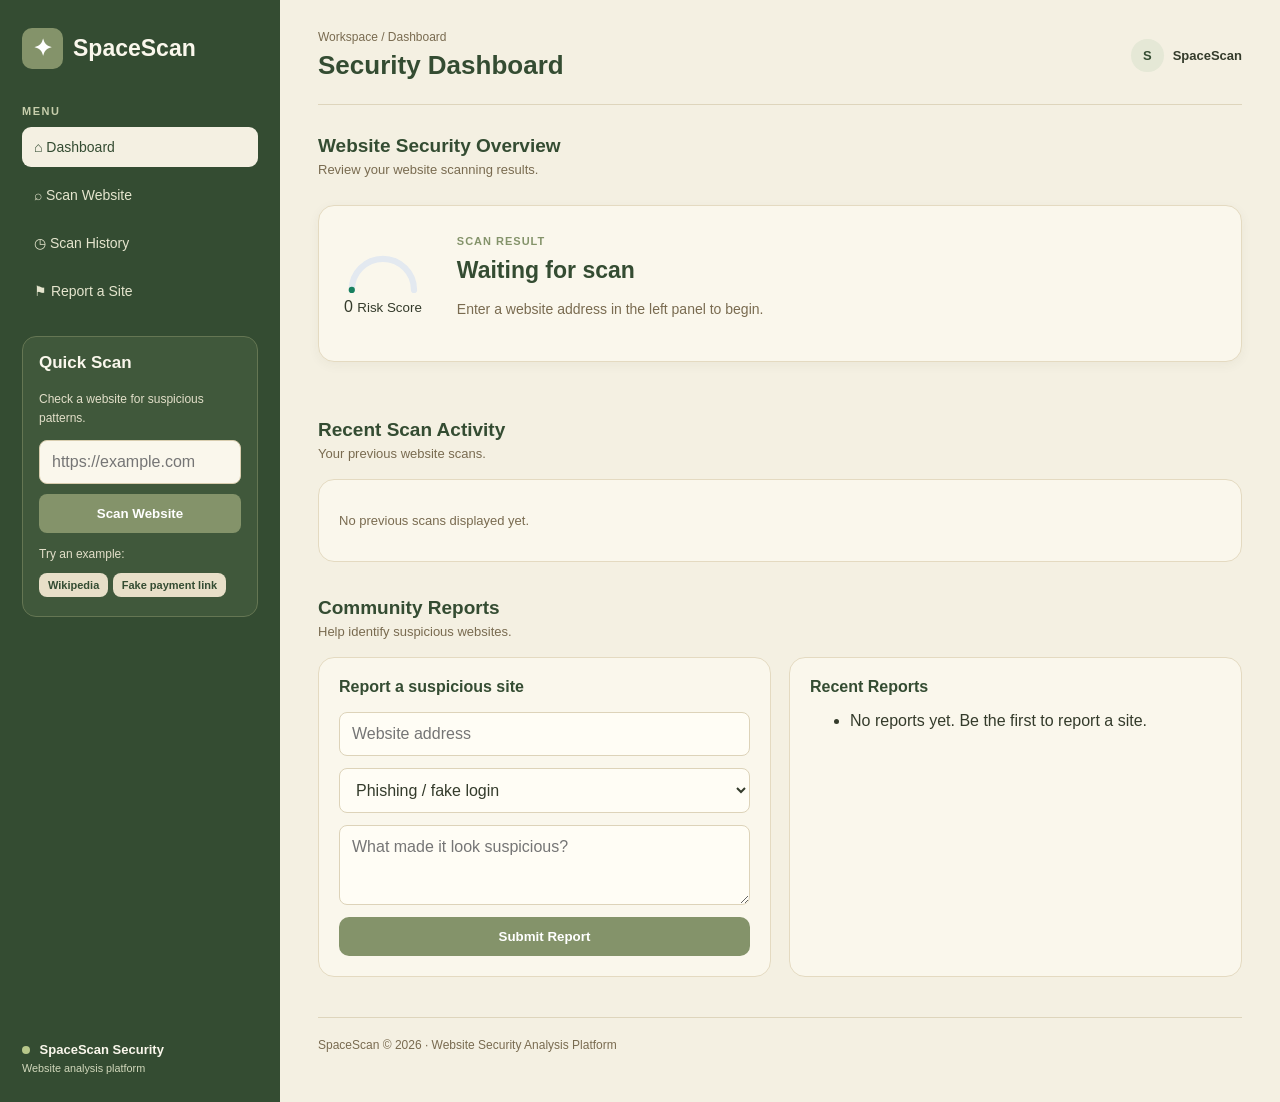
<file: index.HTML>
<!DOCTYPE html>
<html lang="en">
<head>
  <meta charset="utf-8">
  <meta name="viewport" content="width=device-width, initial-scale=1">
  
  <title>SpaceScan – Website Security Scanner</title>

  <link rel="stylesheet" href="https://fonts.googleapis.com/css2?family=IBM+Plex+Sans:wght@400;500;600;700&display=swap">
  <link rel="stylesheet" href="style.css">
</head>

<body>

<div class="app-layout">

  <!-- LEFT SIDEBAR -->
  <aside class="sidebar">

    <div class="logo">
      <span class="logo-icon">✦</span>
      SpaceScan
    </div>

    <p class="side-label">MENU</p>

    <nav class="sidebar-nav">
      <a href="#dashboard" class="active">⌂ Dashboard</a>
      <a href="#scan">⌕ Scan Website</a>
      <a href="#history">◷ Scan History</a>
      <a href="#report">⚑ Report a Site</a>
    </nav>

    <div class="sidebar-scan" id="scan">
  <h3>Quick Scan</h3>
  <p>Check a website for suspicious patterns.</p>

  <form class="scan" id="scanForm">
    <input
      type="text"
      id="url"
      aria-label="Website address"
      placeholder="https://example.com"
      autocomplete="off"
      required
    >
    <button type="submit" id="scanBtn">
      Scan Website
    </button>
  </form>

  <p class="hint">Try an example:</p>

  <button type="button" class="example-btn"
    data-url="https://www.wikipedia.org">
    Wikipedia
  </button>

  <button type="button" class="example-btn"
    data-url="http://secure-login-paytm.verify-account.xyz/update">
    Fake payment link
  </button>

  <div id="status" role="status" aria-live="polite"></div>
</div>

    <div class="sidebar-footer">
      <span class="online-dot"></span>
      SpaceScan Security
      <small>Website analysis platform</small>
    </div>

  </aside>


  <!-- RIGHT MAIN CONTENT -->
  <main class="main-content" id="dashboard">

    <header class="topbar">
      <div>
        <p class="breadcrumb">Workspace / Dashboard</p>
        <h1>Security Dashboard</h1>
      </div>

      <div class="profile">
        <span class="profile-icon">S</span>
        <span>SpaceScan</span>
      </div>
    </header>


    <!-- SCAN RESULTS -->
    <section class="dashboard-section">

      <div class="section-heading">
        <div>
          <h2>Website Security Overview</h2>
          <p>Review your website scanning results.</p>
        </div>
      </div>

      <div id="result">

        <!-- RISK SUMMARY -->
        <div class="summary">

          <div class="gauge">
            <svg viewBox="0 0 200 110" aria-hidden="true">

              <path
                d="M20 100 A80 80 0 0 1 180 100"
                fill="none"
                stroke="#E3E9F0"
                stroke-width="16"
                stroke-linecap="round"
                pathLength="100"
              />

              <path
                id="arc"
                class="arc"
                d="M20 100 A80 80 0 0 1 180 100"
                fill="none"
                stroke="#17805F"
                stroke-width="16"
                stroke-linecap="round"
                pathLength="100"
                stroke-dasharray="0 100"
              />

            </svg>

            <div class="num">
              <span id="score">0</span>
              <small>Risk Score</small>
            </div>
          </div>

          <div class="verdict">
            <span class="result-label">SCAN RESULT</span>
            <h2 id="verdict">Waiting for scan</h2>
            <p id="verdictText">
              Enter a website address in the left panel to begin.
            </p>
          </div>

        </div>

        <!-- SECURITY ANALYSIS CARDS -->
        <div class="cards" id="cards"></div>

      </div>
    </section>


    <!-- RECENT ACTIVITY -->
    <section class="history-section" id="history">

      <div class="section-heading">
        <div>
          <h2>Recent Scan Activity</h2>
          <p>Your previous website scans.</p>
        </div>
      </div>

      <div id="scanHistory" class="history-panel">
        <p>No previous scans displayed yet.</p>
      </div>

    </section>


    <!-- REPORT SECTION -->
    <section class="report" id="report">

      <div class="section-heading">
        <div>
          <h2>Community Reports</h2>
          <p>Help identify suspicious websites.</p>
        </div>
      </div>

      <div class="cols">

        <div class="panel">

          <h3>Report a suspicious site</h3>

          <form id="reportForm">

            <input
              type="text"
              id="rUrl"
              aria-label="Suspicious website address"
              placeholder="Website address"
              required
            >

            <select id="rType" aria-label="Type of threat">
              <option>Phishing / fake login</option>
              <option>Fake payment link</option>
              <option>Fake job or recruitment page</option>
              <option>Impersonates an organisation</option>
              <option>Other</option>
            </select>

            <textarea
              id="rNote"
              rows="3"
              aria-label="What happened?"
              placeholder="What made it look suspicious?"
            ></textarea>

            <button type="submit">Submit Report</button>

          </form>
        </div>

        <div class="panel">

          <h3>Recent Reports</h3>
          <ul id="reports"></ul>

        </div>
      </div>
    </section>

    <footer>
      SpaceScan © 2026 · Website Security Analysis Platform
    </footer>

  </main>

</div>

<script src="script.js" defer></script>

</body>
</html>
</file>
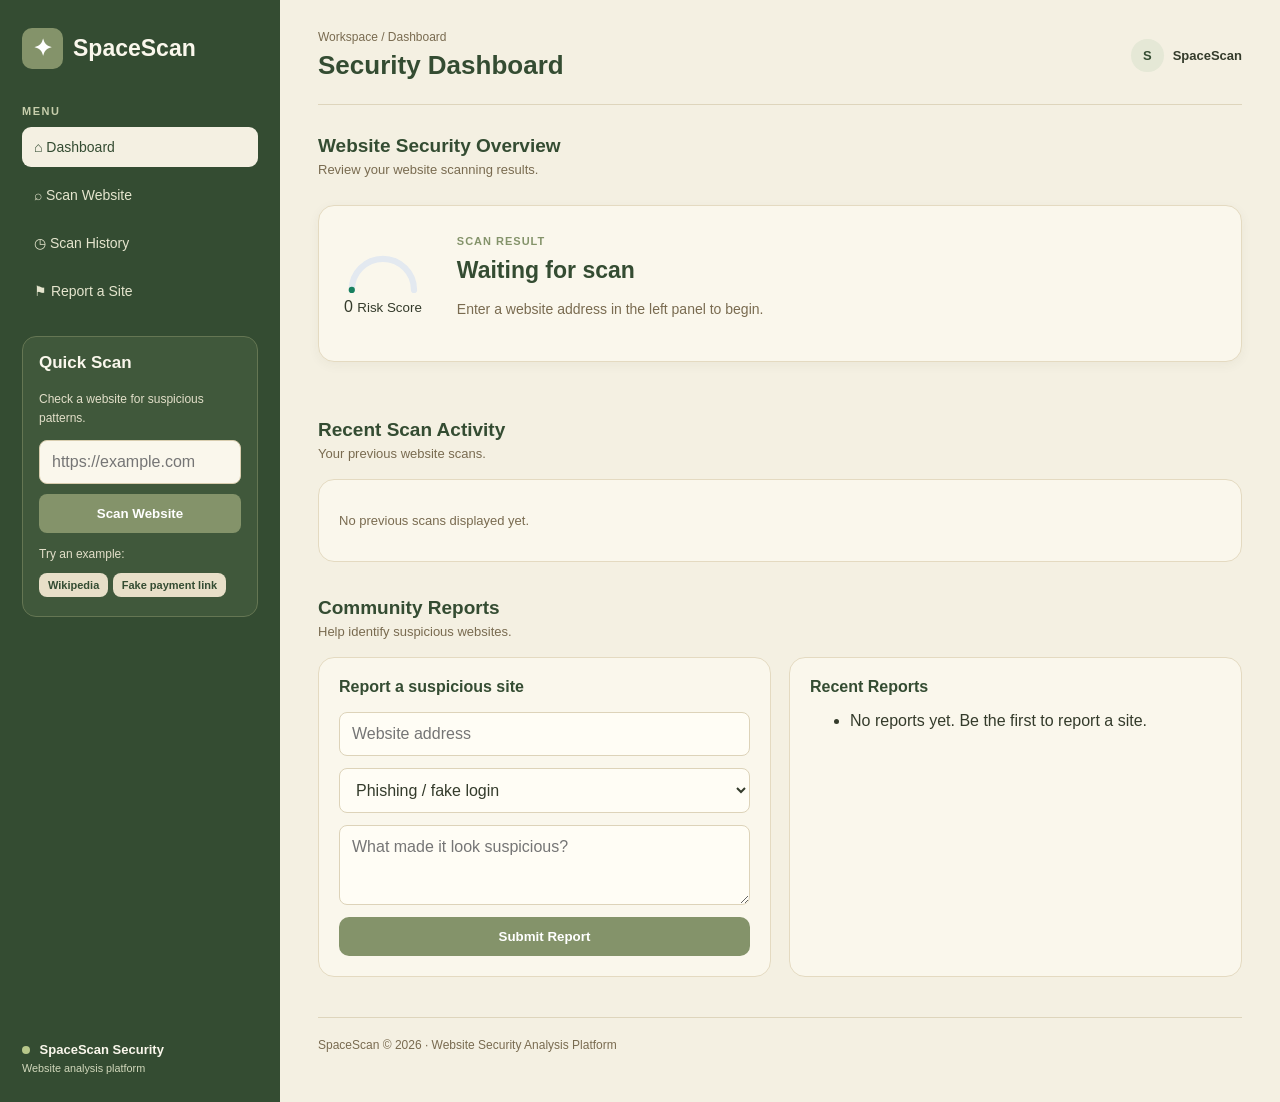
<file: index.html>
<!DOCTYPE html>
<html lang="en">
<head>
  <meta charset="utf-8">
  <meta name="viewport" content="width=device-width, initial-scale=1">
  

  <title>SpaceScan – Website Security Scanner</title>

  <link rel="stylesheet" href="https://fonts.googleapis.com/css2?family=IBM+Plex+Sans:wght@400;500;600;700&display=swap">
  <link rel="stylesheet" href="style.css">
</head>

<body>

<div class="app-layout">

  <!-- LEFT SIDEBAR -->
  <aside class="sidebar">

    <div class="logo">
      <span class="logo-icon">✦</span>
      SpaceScan
    </div>

    <p class="side-label">MENU</p>

    <nav class="sidebar-nav">
      <a href="#dashboard" class="active">⌂ Dashboard</a>
      <a href="#scan">⌕ Scan Website</a>
      <a href="#history">◷ Scan History</a>
      <a href="#report">⚑ Report a Site</a>
    </nav>

    <div class="sidebar-scan" id="scan">
      <h3>Quick Scan</h3>
      <p>Check a website for suspicious patterns.</p>

      <form class="scan" id="scanForm">
        <input
          type="text"
          id="url"
          aria-label="Website address"
          placeholder="https://example.com"
          autocomplete="off"
          required
        >

        <button type="submit" id="scanBtn">
          Scan Website
        </button>
      </form>

      <p class="hint">Try an example:</p>

      <button type="button" class="example-btn"
        data-url="https://www.wikipedia.org">
        Wikipedia
      </button>

      <button type="button" class="example-btn"
        data-url="http://secure-login-paytm.verify-account.xyz/update">
        Fake payment link
      </button>

      <div id="status" role="status" aria-live="polite"></div>
    </div>

    <div class="sidebar-footer">
      <span class="online-dot"></span>
      SpaceScan Security
      <small>Website analysis platform</small>
    </div>

  </aside>


  <!-- RIGHT MAIN CONTENT -->
  <main class="main-content" id="dashboard">

    <header class="topbar">
      <div>
        <p class="breadcrumb">Workspace / Dashboard</p>
        <h1>Security Dashboard</h1>
      </div>

      <div class="profile">
        <span class="profile-icon">S</span>
        <span>SpaceScan</span>
      </div>
    </header>


    <!-- SCAN RESULTS -->
    <section class="dashboard-section">

      <div class="section-heading">
        <div>
          <h2>Website Security Overview</h2>
          <p>Review your website scanning results.</p>
        </div>
      </div>

      <div id="result">

        <!-- RISK SUMMARY -->
        <div class="summary">

          <div class="gauge">
            <svg viewBox="0 0 200 110" aria-hidden="true">

              <path
                d="M20 100 A80 80 0 0 1 180 100"
                fill="none"
                stroke="#E3E9F0"
                stroke-width="16"
                stroke-linecap="round"
                pathLength="100"
              />

              <path
                id="arc"
                class="arc"
                d="M20 100 A80 80 0 0 1 180 100"
                fill="none"
                stroke="#17805F"
                stroke-width="16"
                stroke-linecap="round"
                pathLength="100"
                stroke-dasharray="0 100"
              />

            </svg>

            <div class="num">
              <span id="score">0</span>
              <small>Risk Score</small>
            </div>
          </div>

          <div class="verdict">
            <span class="result-label">SCAN RESULT</span>
            <h2 id="verdict">Waiting for scan</h2>
            <p id="verdictText">
              Enter a website address in the left panel to begin.
            </p>
          </div>

        </div>


        <!-- SECURITY ANALYSIS CARDS -->
        <div class="cards" id="cards"></div>

      </div>
    </section>


    <!-- RECENT ACTIVITY -->
    <section class="history-section" id="history">

      <div class="section-heading">
        <div>
          <h2>Recent Scan Activity</h2>
          <p>Your previous website scans.</p>
        </div>
      </div>

      <div id="scanHistory" class="history-panel">
        <p>No previous scans displayed yet.</p>
      </div>

    </section>


    <!-- REPORT SECTION -->
    <section class="report" id="report">

      <div class="section-heading">
        <div>
          <h2>Community Reports</h2>
          <p>Help identify suspicious websites.</p>
        </div>
      </div>

      <div class="cols">

        <div class="panel">

          <h3>Report a suspicious site</h3>

          <form id="reportForm">

            <input
              type="text"
              id="rUrl"
              aria-label="Suspicious website address"
              placeholder="Website address"
              required
            >

            <select id="rType" aria-label="Type of threat">
              <option>Phishing / fake login</option>
              <option>Fake payment link</option>
              <option>Fake job or recruitment page</option>
              <option>Impersonates an organisation</option>
              <option>Other</option>
            </select>

            <textarea
              id="rNote"
              rows="3"
              aria-label="What happened?"
              placeholder="What made it look suspicious?"
            ></textarea>

            <button type="submit">Submit Report</button>

          </form>
        </div>

        <div class="panel">

          <h3>Recent Reports</h3>
          <ul id="reports"></ul>

        </div>

      </div>
    </section>


    <footer>
      SpaceScan © 2026 · Website Security Analysis Platform
    </footer>

  </main>

</div>

<script src="script.js" defer></script>

</body>
</html>
</file>
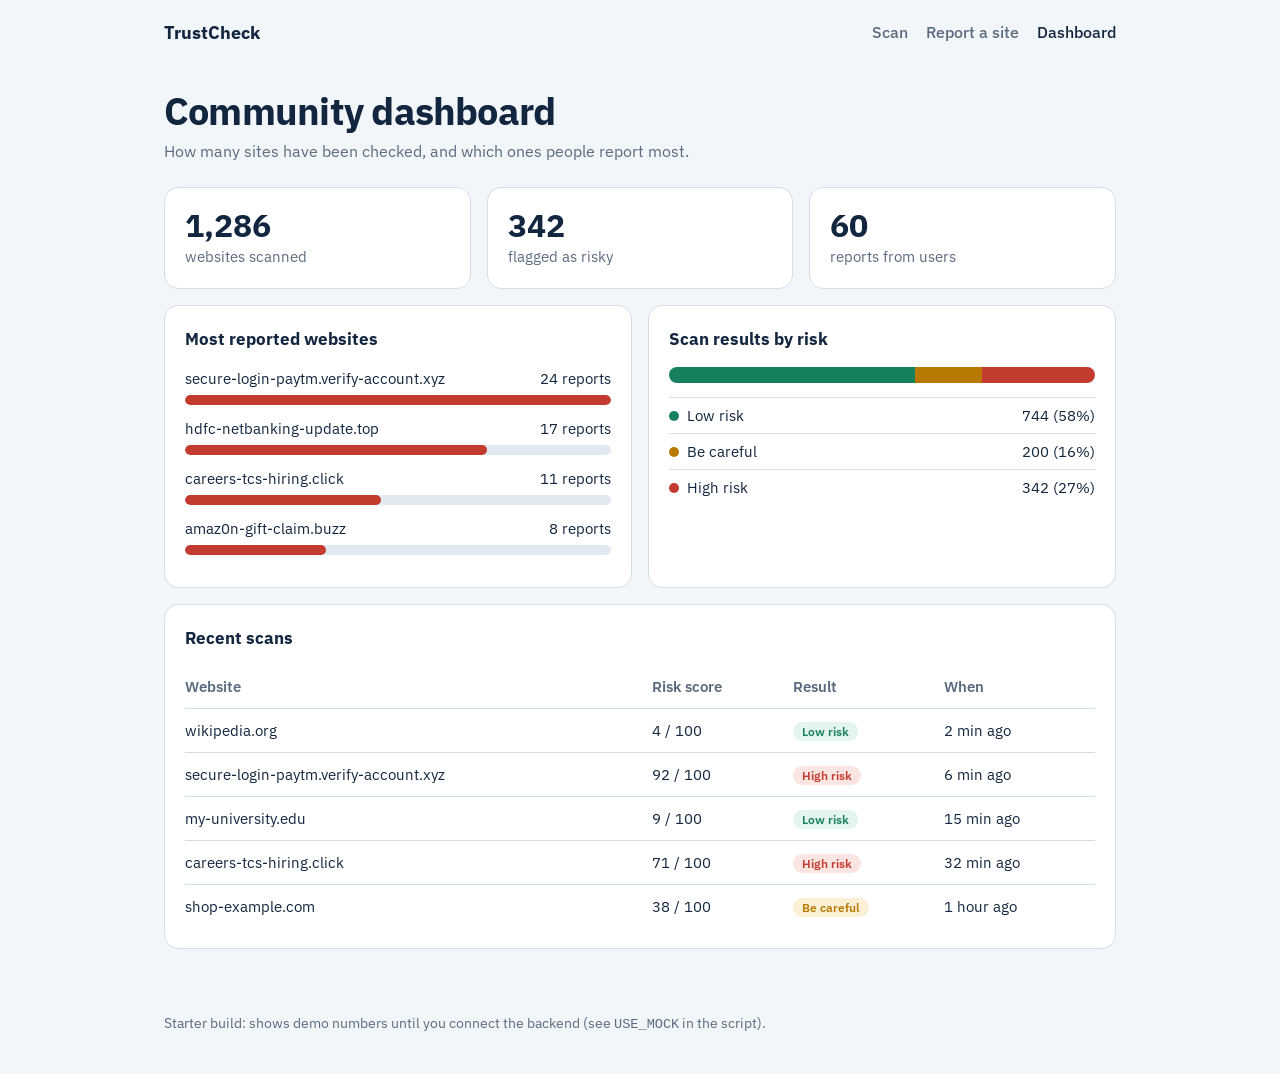
<file: dashboard.html>
<!DOCTYPE html>
<html lang="en">
<head>
<meta charset="utf-8">
<meta name="viewport" content="width=device-width, initial-scale=1">
<title>TrustCheck – dashboard</title>
<link rel="stylesheet" href="https://fonts.googleapis.com/css2?family=IBM+Plex+Sans:wght@400;500;600;700&display=swap">
<style>
:root{
  --bg:#F3F6F9; --card:#FFFFFF; --ink:#12263F; --muted:#5B6B7F; --line:#D5DDE6;
  --brand:#1F5FBF; --safe:#17805F; --warn:#B87900; --bad:#C23B2E;
  --safe-bg:#E4F4EE; --warn-bg:#FBF0D6; --bad-bg:#FBE5E2;
}
*{box-sizing:border-box}
body{margin:0;background:var(--bg);color:var(--ink);font-family:"IBM Plex Sans",system-ui,-apple-system,"Segoe UI",sans-serif;line-height:1.55}
:focus-visible{outline:3px solid var(--brand);outline-offset:2px}
header{display:flex;justify-content:space-between;align-items:center;padding:18px 24px;max-width:1000px;margin:0 auto}
.logo{font-weight:700;font-size:1.15rem}
nav a{margin-left:18px;text-decoration:none;color:var(--muted);font-weight:500}
nav a:hover,nav a[aria-current]{color:var(--ink)}
main{max-width:1000px;margin:0 auto;padding:0 24px 64px}
h1{font-size:clamp(1.7rem,4.5vw,2.4rem);line-height:1.15;margin:24px 0 6px;letter-spacing:-.02em}
.lead{color:var(--muted);margin:0 0 24px}
.stats{display:grid;grid-template-columns:repeat(auto-fit,minmax(200px,1fr));gap:16px}
.panel{background:var(--card);border:1px solid var(--line);border-radius:14px;padding:20px}
.stat b{display:block;font-size:2rem;line-height:1.1}
.stat span{color:var(--muted);font-size:.92rem}
.cols{display:grid;grid-template-columns:repeat(auto-fit,minmax(320px,1fr));gap:16px;margin-top:16px}
h2{font-size:1.05rem;margin:0 0 14px}
.bar-row{margin-bottom:12px}
.bar-row .top{display:flex;justify-content:space-between;gap:12px;font-size:.93rem}
.bar-row .top span:first-child{overflow-wrap:anywhere}
.track{height:10px;background:#E3E9F0;border-radius:99px;margin-top:5px;overflow:hidden}
.fill{height:100%;background:var(--bad);border-radius:99px}
.split{display:flex;height:16px;border-radius:99px;overflow:hidden;margin-bottom:14px}
.split i{display:block;height:100%}
.legend{list-style:none;margin:0;padding:0;font-size:.93rem}
.legend li{display:flex;justify-content:space-between;padding:6px 0;border-top:1px solid var(--line)}
.dot{display:inline-block;width:10px;height:10px;border-radius:50%;margin-right:8px}
.table-wrap{overflow-x:auto}
table{width:100%;border-collapse:collapse;font-size:.93rem}
th,td{text-align:left;padding:10px 12px 10px 0;border-top:1px solid var(--line);white-space:nowrap}
th{font-weight:600;color:var(--muted);border-top:0}
td:first-child{white-space:normal;overflow-wrap:anywhere}
.badge{font-size:.75rem;font-weight:600;padding:2px 9px;border-radius:99px}
.pass{background:var(--safe-bg);color:var(--safe)}
.warn{background:var(--warn-bg);color:var(--warn)}
.fail{background:var(--bad-bg);color:var(--bad)}
.empty{color:var(--muted)}
footer{max-width:1000px;margin:0 auto;padding:0 24px 40px;color:var(--muted);font-size:.85rem}
@media (prefers-reduced-motion:no-preference){.fill{transition:width .8s ease-out}}
</style>
</head>
<body>
<header>
  <div class="logo">TrustCheck</div>
  <nav><a href="index.html">Scan</a><a href="index.html#report">Report a site</a><a href="dashboard.html" aria-current="page">Dashboard</a></nav>
</header>

<main>
  <h1>Community dashboard</h1>
  <p class="lead">How many sites have been checked, and which ones people report most.</p>

  <div class="stats">
    <div class="panel stat"><b id="sTotal">–</b><span>websites scanned</span></div>
    <div class="panel stat"><b id="sFlagged">–</b><span>flagged as risky</span></div>
    <div class="panel stat"><b id="sReports">–</b><span>reports from users</span></div>
  </div>

  <div class="cols">
    <div class="panel">
      <h2>Most reported websites</h2>
      <div id="top"></div>
    </div>
    <div class="panel">
      <h2>Scan results by risk</h2>
      <div class="split" id="split" aria-hidden="true"></div>
      <ul class="legend" id="legend"></ul>
    </div>
  </div>

  <div class="panel" style="margin-top:16px">
    <h2>Recent scans</h2>
    <div class="table-wrap">
      <table>
        <thead><tr><th>Website</th><th>Risk score</th><th>Result</th><th>When</th></tr></thead>
        <tbody id="recent"></tbody>
      </table>
    </div>
  </div>
</main>

<footer>Starter build: shows demo numbers until you connect the backend (see <code>USE_MOCK</code> in the script).</footer>

<script>
// Set USE_MOCK = false once your backend exposes GET /stats.
// Expected response:
// { totalScans, flagged, reports, levels:{low,mid,high},
//   topDomains:[{host,count}], recent:[{host,score,when}] }
const USE_MOCK = true;
const API_URL = "/stats";

const $ = id => document.getElementById(id);
const esc = s => String(s).replace(/[&<>"']/g, c => ({"&":"&amp;","<":"&lt;",">":"&gt;",'"':"&quot;","'":"&#39;"}[c]));

function mockStats(){
  // Add the reports users submitted on the scan page in this browser.
  let mine = [];
  try { mine = JSON.parse(localStorage.getItem("tc-reports") || "[]"); } catch (e) {}
  const top = {
    "secure-login-paytm.verify-account.xyz": 24,
    "hdfc-netbanking-update.top": 17,
    "careers-tcs-hiring.click": 11,
    "amaz0n-gift-claim.buzz": 8
  };
  mine.forEach(r => { top[r.host] = (top[r.host] || 0) + 1; });
  const topDomains = Object.entries(top).map(([host, count]) => ({host, count})).sort((a, b) => b.count - a.count).slice(0, 5);
  return {
    totalScans: 1286, flagged: 342, reports: 60 + mine.length,
    levels: {low: 744, mid: 200, high: 342},
    topDomains,
    recent: [
      {host:"wikipedia.org", score:4, when:"2 min ago"},
      {host:"secure-login-paytm.verify-account.xyz", score:92, when:"6 min ago"},
      {host:"my-university.edu", score:9, when:"15 min ago"},
      {host:"careers-tcs-hiring.click", score:71, when:"32 min ago"},
      {host:"shop-example.com", score:38, when:"1 hour ago"}
    ]
  };
}

async function getStats(){
  if (USE_MOCK) return mockStats();
  const res = await fetch(API_URL);
  if (!res.ok) throw new Error("The stats service returned an error (" + res.status + ").");
  return res.json();
}

function level(score){
  return score < 30 ? ["pass","Low risk"] : score < 60 ? ["warn","Be careful"] : ["fail","High risk"];
}

function render(d){
  $("sTotal").textContent = d.totalScans.toLocaleString();
  $("sFlagged").textContent = d.flagged.toLocaleString();
  $("sReports").textContent = d.reports.toLocaleString();

  const max = Math.max(1, ...d.topDomains.map(x => x.count));
  $("top").innerHTML = d.topDomains.length ? d.topDomains.map(x => `
    <div class="bar-row">
      <div class="top"><span>${esc(x.host)}</span><span>${x.count} reports</span></div>
      <div class="track"><div class="fill" style="width:0" data-w="${Math.round(x.count / max * 100)}"></div></div>
    </div>`).join("") : '<p class="empty">No reports yet.</p>';
  requestAnimationFrame(() => requestAnimationFrame(() =>
    document.querySelectorAll(".fill").forEach(f => f.style.width = f.dataset.w + "%")));

  const L = d.levels, total = Math.max(1, L.low + L.mid + L.high);
  const rows = [["Low risk","var(--safe)",L.low],["Be careful","var(--warn)",L.mid],["High risk","var(--bad)",L.high]];
  $("split").innerHTML = rows.map(r => `<i style="width:${r[2] / total * 100}%;background:${r[1]}"></i>`).join("");
  $("legend").innerHTML = rows.map(r =>
    `<li><span><span class="dot" style="background:${r[1]}"></span>${r[0]}</span><span>${r[2].toLocaleString()} (${Math.round(r[2] / total * 100)}%)</span></li>`).join("");

  $("recent").innerHTML = d.recent.map(x => {
    const [cls, name] = level(x.score);
    return `<tr><td>${esc(x.host)}</td><td>${x.score} / 100</td><td><span class="badge ${cls}">${name}</span></td><td>${esc(x.when)}</td></tr>`;
  }).join("");
}

getStats().then(render).catch(err => {
  $("top").innerHTML = '<p class="empty">Couldn’t load the numbers: ' + esc(err.message) + ' Refresh the page to try again.</p>';
});
</script>
</body>
</html>
</file>
<file: style.css>
/* =================================
   SPACESCAN TWO-COLUMN DASHBOARD
================================= */

:root {
  --bg: #F3F9FF;
  --card: #FFFFFF;
  --ink: #10212E;
  --muted: #4C7FA6;
  --line: #DCEDFB;
  --brand: #4C7FA6;
  --safe: #17805F;
  --warn: #B87900;
  --bad: #C23B2E;
  --safe-bg: #E4F4EE;
  --warn-bg: #FBF0D6;
  --bad-bg: #FBE5E2;
}

* {
  box-sizing: border-box;
}

body {
  margin: 0;
  background: var(--bg);
  color: var(--ink);
  font-family: "IBM Plex Sans", sans-serif;
}

.app-layout {
  display: grid;
  grid-template-columns: 280px minmax(0, 1fr);
  min-height: 100vh;
}

/* SIDEBAR */

.sidebar {
  background: #FFFFFF;
  border-right: 1px solid var(--line);
  padding: 28px 22px;
  display: flex;
  flex-direction: column;
  gap: 25px;
}

.logo {
  font-size: 23px;
  font-weight: 700;
  color: var(--ink);
  display: flex;
  align-items: center;
  gap: 10px;
}

.logo-icon {
  background: var(--brand);
  color: white;
  border-radius: 10px;
  padding: 7px 11px;
}

.side-label {
  color: var(--muted);
  font-size: 11px;
  font-weight: 700;
  letter-spacing: 1.5px;
  margin-bottom: -15px;
}

.sidebar-nav {
  display: grid;
  gap: 8px;
}

.sidebar-nav a {
  text-decoration: none;
  color: var(--muted);
  padding: 12px;
  border-radius: 9px;
  font-size: 14px;
  font-weight: 500;
}

.sidebar-nav a:hover,
.sidebar-nav a.active {
  background: var(--brand-light, #DCEDFB);
  color: #245B8A;
}

.sidebar-scan {
  background: #F3F9FF;
  border: 1px solid var(--line);
  border-radius: 14px;
  padding: 16px;
}

.sidebar-scan h3 {
  margin-top: 0;
  font-size: 17px;
}

.sidebar-scan p {
  color: var(--muted);
  font-size: 12px;
  line-height: 1.6;
}

.sidebar-scan form {
  display: grid;
  gap: 10px;
}

.sidebar-scan input,
.panel input,
.panel select,
.panel textarea {
  width: 100%;
  min-width: 0;
  padding: 12px;
  border: 1px solid var(--line);
  border-radius: 8px;
  background: white;
  font: inherit;
}

.sidebar-scan button,
.panel button {
  background: var(--brand);
  color: white;
  border: none;
  border-radius: 8px;
  padding: 12px;
  cursor: pointer;
  font-weight: 600;
}

.sidebar-scan button:hover,
.panel button:hover {
  background: #3A6688;
}

.sidebar-scan .hint {
  margin-bottom: 5px;
}

.example-btn {
  margin: 3px 0;
  font-size: 11px;
  padding: 6px 9px !important;
  background: #DCEDFB !important;
  color: #245B8A !important;
}

#status {
  font-size: 12px;
  overflow-wrap: anywhere;
}

.sidebar-footer {
  margin-top: auto;
  font-size: 13px;
  font-weight: 600;
  color: var(--ink);
}

.sidebar-footer small {
  display: block;
  margin-top: 5px;
  color: var(--muted);
  font-weight: 400;
}

.online-dot {
  display: inline-block;
  width: 8px;
  height: 8px;
  border-radius: 50%;
  background: #17805F;
  margin-right: 6px;
}

/* MAIN CONTENT */

.main-content {
  min-width: 0;
  padding: 30px 38px;
}

.topbar {
  display: flex;
  justify-content: space-between;
  align-items: center;
  gap: 15px;
  border-bottom: 1px solid var(--line);
  padding-bottom: 23px;
  margin-bottom: 30px;
}

.breadcrumb {
  color: var(--muted);
  font-size: 12px;
  margin: 0 0 6px;
}

.topbar h1 {
  font-size: 26px;
  margin: 0;
}

.profile {
  display: flex;
  align-items: center;
  gap: 9px;
  font-size: 13px;
  font-weight: 600;
}

.profile-icon {
  background: #DCEDFB;
  color: #245B8A;
  padding: 9px 12px;
  border-radius: 50%;
}

.section-heading {
  display: flex;
  justify-content: space-between;
  align-items: center;
  margin-bottom: 18px;
}

.section-heading h2 {
  font-size: 19px;
  margin: 0 0 5px;
}

.section-heading p {
  color: var(--muted);
  font-size: 13px;
  margin: 0;
}

/* RESULT AREA */

#result {
  display: block;
}

.summary {
  display: flex;
  align-items: center;
  gap: 35px;
  background: white;
  border: 1px solid var(--line);
  border-radius: 15px;
  padding: 25px;
  margin-bottom: 22px;
}

.gauge {
  flex-shrink: 0;
}

.verdict {
  min-width: 0;
}

.verdict h2 {
  margin: 8px 0;
  font-size: 23px;
}

.verdict p {
  color: var(--muted);
  font-size: 14px;
  line-height: 1.7;
  overflow-wrap: anywhere;
}

.result-label {
  color: var(--brand);
  font-size: 11px;
  font-weight: 700;
  letter-spacing: 1px;
}

/* ANALYSIS CARDS */

.cards {
  display: grid;
  grid-template-columns: repeat(2, minmax(0, 1fr));
  gap: 16px;
}

.cards > * {
  min-width: 0;
}

/* HISTORY */

.history-section,
.report {
  margin-top: 35px;
}

.history-panel {
  background: white;
  border: 1px solid var(--line);
  border-radius: 13px;
  padding: 20px;
  color: var(--muted);
  font-size: 13px;
  overflow-wrap: anywhere;
}

/* REPORTS */

.cols {
  display: grid;
  grid-template-columns: repeat(2, minmax(0, 1fr));
  gap: 18px;
}

.panel {
  background: white;
  border: 1px solid var(--line);
  border-radius: 13px;
  padding: 20px;
  min-width: 0;
}

.panel h3 {
  margin-top: 0;
  font-size: 16px;
}

.panel form {
  display: grid;
  gap: 12px;
}

footer {
  border-top: 1px solid var(--line);
  margin-top: 40px;
  padding: 20px 0;
  color: var(--muted);
  font-size: 12px;
}

/* RESPONSIVE DESIGN */

@media (max-width: 850px) {
  .app-layout {
    grid-template-columns: 220px minmax(0, 1fr);
  }

  .main-content {
    padding: 22px;
  }

  .cards {
    grid-template-columns: 1fr;
  }
}

@media (max-width: 600px) {
  .app-layout {
    grid-template-columns: 1fr;
  }

  .sidebar {
    border-right: none;
    border-bottom: 1px solid var(--line);
    padding: 18px;
  }

  .sidebar-footer {
    display: none;
  }

  .sidebar-nav {
    grid-template-columns: repeat(2, minmax(0, 1fr));
  }

  .main-content {
    padding: 18px;
  }

  .summary {
    flex-direction: column;
    align-items: flex-start;
    gap: 10px;
  }

  .cols {
    grid-template-columns: 1fr;
  }

  .topbar h1 {
    font-size: 21px;
  }
}

/* ===== SPACESCAN WOODLAND THEME ===== */

:root {
  --bg: #F4F0E2;
  --card: #FAF7EC;
  --ink: #343B2B;
  --muted: #796B50;
  --line: #E8DFC8;
  --brand: #84936A;
  --safe: #56794B;
  --warn: #B58B45;
  --bad: #A94D3F;
  --safe-bg: #E6EBDD;
  --warn-bg: #F3E8CE;
  --bad-bg: #F3E0D9;
}

/* Main typography */

body {
  font-family: 'Nunito', sans-serif;
  background: var(--bg);
  color: var(--ink);
}

h1, h2, h3, .logo {
  font-family: 'Lora', serif;
  color: #344C32;
}

/* Main layout */

.main-content {
  background: #F4F0E2;
}

.sidebar {
  background: #344C32;
  border-right: none;
  color: #F4F0E2;
}

.sidebar .logo {
  color: #FAF7EC;
}

.logo-icon {
  background: #84936A;
  color: white;
}

.side-label {
  color: #C7CEAC;
}

.sidebar-nav a {
  color: #E5E5CE;
}

.sidebar-nav a:hover,
.sidebar-nav a.active {
  background: #F4F0E2;
  color: #344C32;
}

.sidebar-scan {
  background: #40583B;
  border-color: #657653;
}

.sidebar-scan h3 {
  color: #FAF7EC;
}

.sidebar-scan p {
  color: #E2DFC9;
}

.sidebar-scan input {
  background: #FAF7EC;
  color: #343B2B;
  border-color: #D8CDAF;
}

.sidebar-scan button:not(.example-btn),
.panel button {
  background: #84936A;
  color: white;
}

.sidebar-scan button:hover:not(.example-btn),
.panel button:hover {
  background: #657B52;
}

.example-btn {
  background: #E8DFC8 !important;
  color: #344C32 !important;
}

.sidebar-footer {
  color: #FAF7EC;
}

.sidebar-footer small {
  color: #D2D8BC;
}

.online-dot {
  background: #B7C78A;
}

/* Header */

.topbar {
  border-color: #DED5BC;
}

.breadcrumb {
  color: #796B50;
}

.profile-icon {
  background: #E5E8D6;
  color: #344C32;
}

/* Cards */

.summary,
.panel,
.history-panel {
  background: #FAF7EC;
  border: 1px solid #E4DAC1;
  border-radius: 16px;
}

.summary {
  box-shadow: 0 3px 12px rgba(67, 65, 42, 0.05);
}

.verdict h2 {
  color: #344C32;
}

.verdict p,
.section-heading p {
  color: #796B50;
}

.result-label {
  color: #84936A;
}

/* Analysis cards generated by JavaScript */

.cards > * {
  background: #FAF7EC;
  border: 1px solid #E4DAC1;
  border-radius: 14px;
  box-shadow: 0 3px 10px rgba(67, 65, 42, 0.04);
  color: #343B2B;
}

/* Report form */

.panel input,
.panel select,
.panel textarea {
  background: #FFFDF5;
  border-color: #DDD3B9;
  color: #343B2B;
  font-family: 'Nunito', sans-serif;
}

.panel button {
  border-radius: 10px;
  font-family: 'Nunito', sans-serif;
}

footer {
  border-color: #DED5BC;
  color: #796B50;
}

/* Mobile */

@media (max-width: 600px) {
  .sidebar {
    background: #344C32;
  }

  .sidebar-nav a.active {
    background: #F4F0E2;
    color: #344C32;
  }
}

/* ===== ONE FONT THROUGHOUT SPACESCAN ===== */

*,
*::before,
*::after {
    font-family: 'Nunito', sans-serif !important;
}

/* Headings */
h1, h2, h3, h4, h5, h6 {
    font-family: 'Nunito', sans-serif !important;
    font-weight: 800;
}

/* Navigation */
nav, nav a,
.sidebar,
.sidebar a,
.logo {
    font-family: 'Nunito', sans-serif !important;
}

/* Buttons */
button,
input,
select,
textarea {
    font-family: 'Nunito', sans-serif !important;
}

/* Cards and dashboard */
.summary,
.panel,
.cards,
.verdict,
.quickscan-card,
.history-panel {
    font-family: 'Nunito', sans-serif !important;
}

/* Labels and descriptions */
label,
small,
p,
span,
li,
footer {
    font-family: 'Nunito', sans-serif !important;
}

/* =================================
   SPACESCAN - BEAUTIFUL RESULT CARDS
================================= */

/* One font everywhere */

body,
body *,
button,
input,
select,
textarea {
    font-family: 'Nunito', sans-serif !important;
}

/* Results container */

#result {
    margin-top: 28px;
}

.cards {
    display: grid;
    grid-template-columns: repeat(2, minmax(0, 1fr));
    gap: 18px;
    margin-top: 22px;
    align-items: stretch;
}

/* Individual cards */

.cards .card {
    background: #FAF7EC;
    border: 1px solid #E5D9BD;
    border-radius: 16px;
    padding: 23px;
    min-width: 0;
    box-shadow: 0 3px 12px rgba(52, 76, 50, 0.045);
    transition: transform 0.2s ease, box-shadow 0.2s ease;
}

.cards .card:hover {
    transform: translateY(-3px);
    box-shadow: 0 7px 18px rgba(52, 76, 50, 0.09);
}

/* Card headings */

.cards .card h3 {
    color: #344C32;
    font-size: 19px;
    font-weight: 800;
    margin: 0 0 5px;
}

.cards .card .sub {
    color: #8B806B;
    font-size: 13px;
    font-weight: 500;
    margin: 0 0 18px;
}

/* Remove default bullet styling */

.cards .card ul {
    list-style: none;
    padding: 0;
    margin: 0;
}

/* Individual result rows */

.cards .card li {
    display: flex;
    align-items: flex-start;
    gap: 12px;
    padding: 13px 0;
    border-top: 1px solid #EAE2D1;
}

.cards .card li:first-child {
    border-top: none;
    padding-top: 0;
}

/* Status badges */

.cards .badge {
    display: inline-flex;
    flex-shrink: 0;
    align-items: center;
    justify-content: center;
    min-width: 75px;
    padding: 5px 10px;
    border-radius: 20px;
    font-size: 11px;
    font-weight: 800;
    letter-spacing: 0.2px;
}

.cards .badge.pass {
    color: #287653;
    background: #E3F0E5;
}

.cards .badge.warn {
    color: #98702D;
    background: #F6EBD0;
}

.cards .badge.fail {
    color: #AD443B;
    background: #F6E2DD;
}

.cards .badge.unknown {
    color: #64778A;
    background: #E7EBEF;
}

/* Result text */

.cards .card li div {
    display: flex;
    flex-direction: column;
    flex: 1;
    min-width: 0;
    gap: 5px;
}

.cards .card li b {
    color: #344C32;
    font-size: 14px;
    font-weight: 800;
    line-height: 1.4;
}

.cards .card li .d {
    display: block;
    color: #817762;
    font-size: 13px;
    font-weight: 500;
    line-height: 1.65;
    overflow-wrap: anywhere;
}

/* Mobile layout */

@media (max-width: 700px) {
    .cards {
        grid-template-columns: 1fr;
    }

    .cards .card {
        padding: 18px;
    }
}
#status.error{
  color: #ff3333 !important;
  font-weight: 700;
}
</file>
